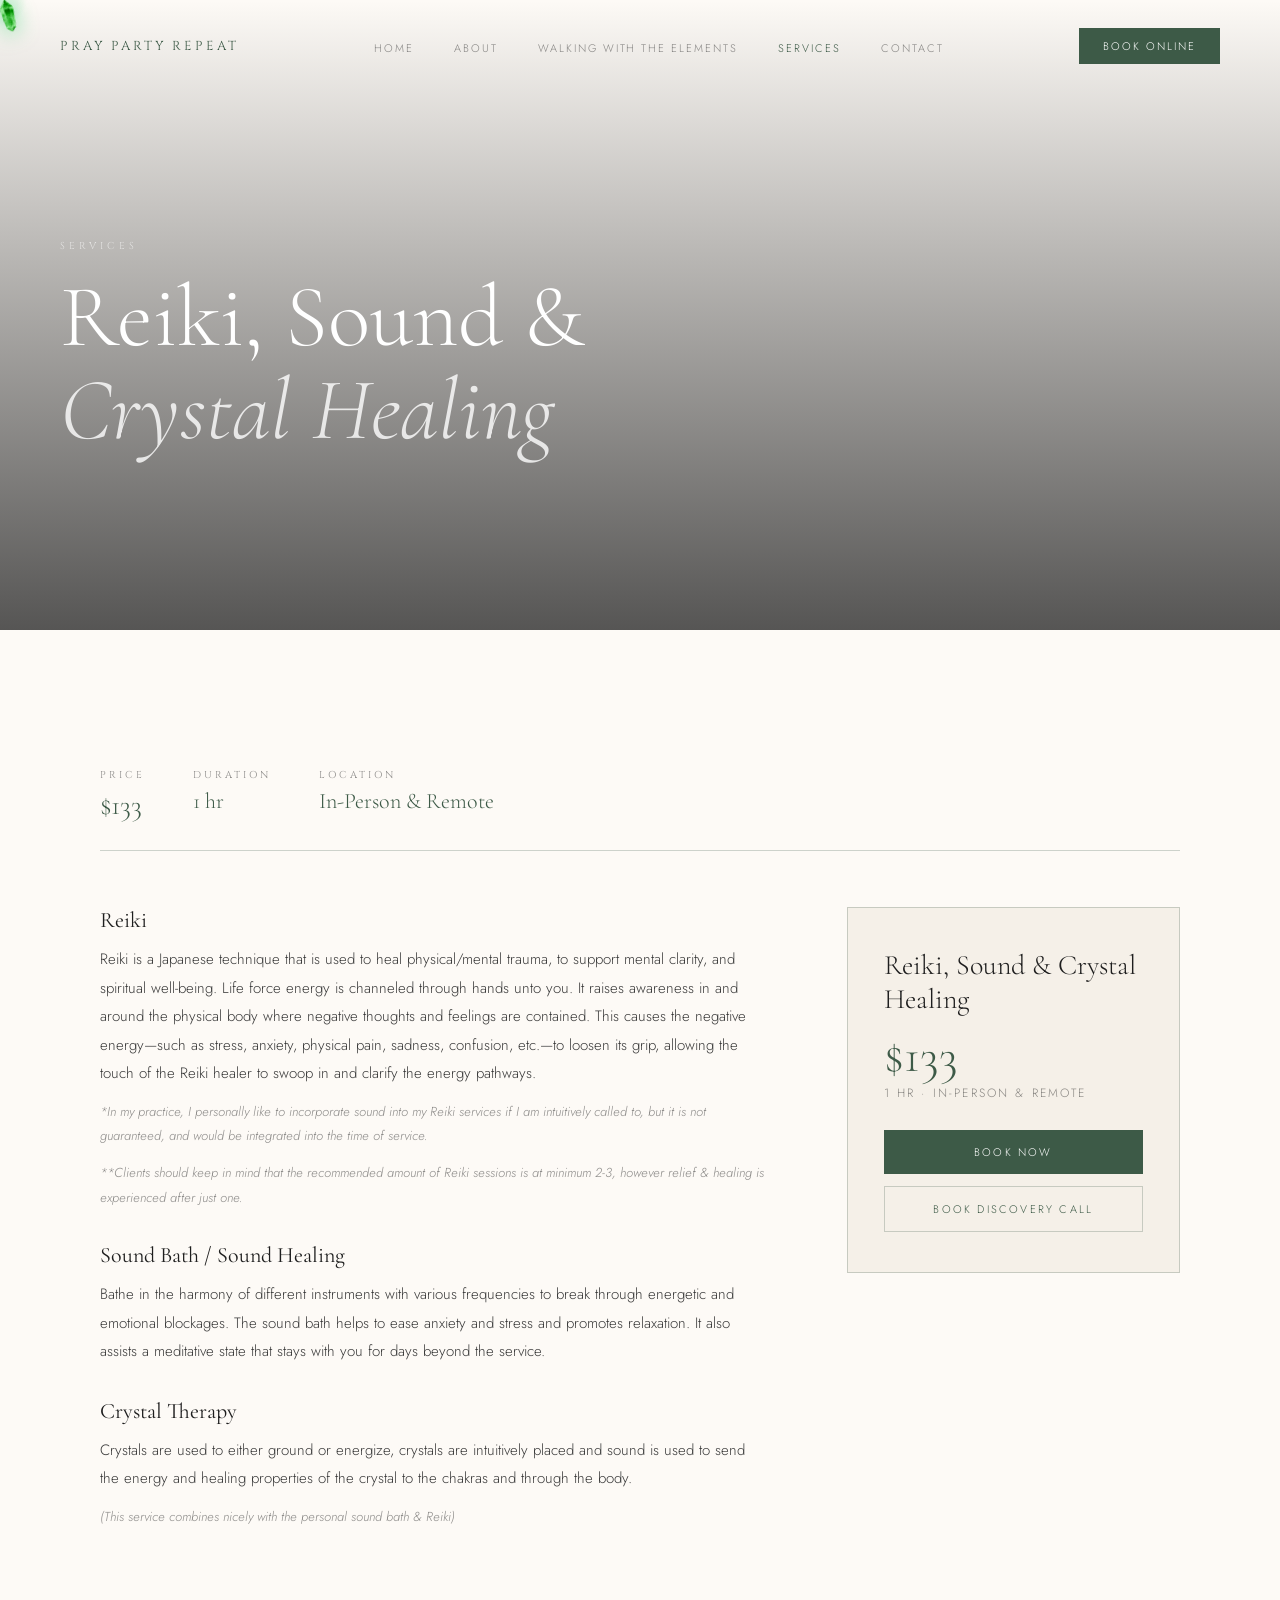
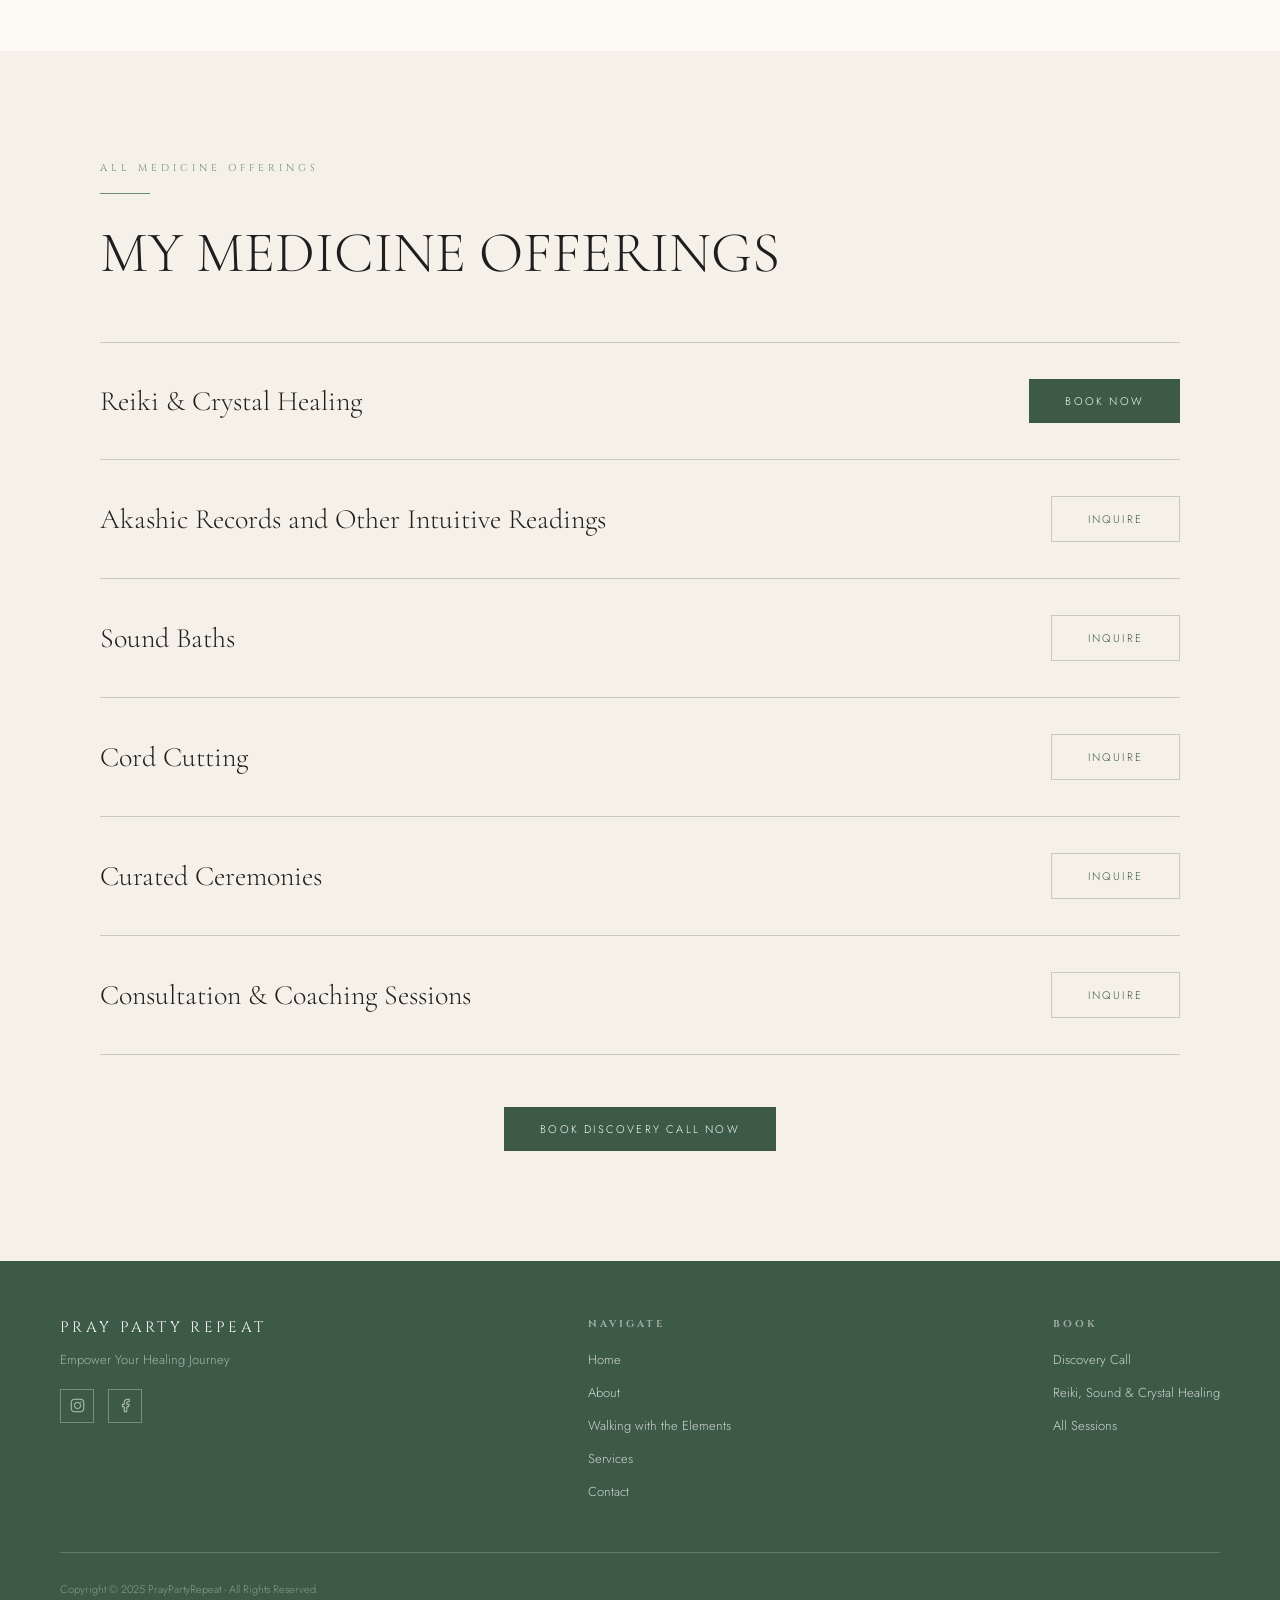
<file: services.html>
<!DOCTYPE html>
<html lang="en">
<head>
<meta charset="UTF-8">
<meta name="viewport" content="width=device-width, initial-scale=1.0">
<title>Services | Praypartyrepeat</title>
<link rel="stylesheet" href="style.css">
<style>

/* ══ SERVICE HERO ══════════════════════════════════════ */
#service-hero {
  position: relative;
  height: 70vh;
  min-height: 480px;
  display: flex; align-items: flex-end;
  overflow: hidden;
}
.service-hero-bg {
  position: absolute; inset: 0;
  background-image: url('https://static.wixstatic.com/media/aedf10ba6399447b826d02bc75d03bd6.jpg');
  background-size: cover;
  background-position: center;
  animation: kenburns2 22s ease-in-out infinite alternate;
}
@keyframes kenburns2 {
  0%   { transform: scale(1.05); }
  100% { transform: scale(1.12) translate(1%, -0.5%); }
}
.service-hero-overlay {
  position: absolute; inset: 0;
  background: linear-gradient(
    to top,
    rgba(30,30,30,0.75) 0%,
    rgba(30,30,30,0.3) 60%,
    transparent 100%
  );
}
.service-hero-content {
  position: relative; z-index: 2;
  padding: 0 60px 64px;
  opacity: 0;
  animation: fadeUp 1.2s 0.3s cubic-bezier(0.16,1,0.3,1) forwards;
}
@keyframes fadeUp {
  from { opacity:0; transform:translateY(24px); }
  to   { opacity:1; transform:translateY(0); }
}
.service-hero-content .eyebrow { color: rgba(255,255,255,0.6); }
.service-hero-title {
  font-family: 'Cormorant Garamond', serif;
  font-size: clamp(48px, 7vw, 88px);
  font-weight: 300;
  color: #fff;
  line-height: 1.05;
}
.service-hero-title em { font-style:italic; color: rgba(255,255,255,0.8); }

/* ══ SERVICE DETAIL ════════════════════════════════════ */
#service-detail {
  background: var(--bg);
}
.service-meta-bar {
  display: flex;
  gap: 48px;
  align-items: baseline;
  padding: 28px 0;
  border-bottom: 1px solid var(--hairline);
  margin-bottom: 56px;
}
.meta-item {}
.meta-label {
  font-family: 'Cinzel', serif;
  font-size: 10px; letter-spacing: 0.3em; text-transform: uppercase;
  color: var(--muted); display: block; margin-bottom: 6px;
}
.meta-value {
  font-family: 'Cormorant Garamond', serif;
  font-size: 28px; font-weight: 300; color: var(--green);
}
.service-content-grid {
  display: grid;
  grid-template-columns: 2fr 1fr;
  gap: 80px;
  align-items: start;
}
.service-desc h3 {
  font-family: 'Cormorant Garamond', serif;
  font-size: 22px; font-weight: 400;
  color: var(--charcoal);
  margin: 32px 0 12px;
}
.service-desc h3:first-child { margin-top: 0; }
.service-desc p {
  font-size: 15px; line-height: 1.9; color: var(--body);
  margin-bottom: 12px;
}
.service-desc .note {
  font-size: 13px; color: var(--muted); font-style: italic;
}
.book-panel {
  background: var(--bg2);
  border: 1px solid var(--hairline);
  padding: 40px 36px;
  position: sticky; top: 100px;
}
.book-panel-title {
  font-family: 'Cormorant Garamond', serif;
  font-size: 28px; font-weight: 300;
  color: var(--charcoal); margin-bottom: 6px;
}
.book-panel-price {
  font-family: 'Cormorant Garamond', serif;
  font-size: 48px; font-weight: 300;
  color: var(--green); line-height: 1;
  margin: 16px 0 4px;
}
.book-panel-dur {
  font-family: 'Jost', sans-serif; font-size: 12px;
  letter-spacing: 0.18em; text-transform: uppercase;
  color: var(--muted); margin-bottom: 28px;
}
.book-panel a { width: 100%; text-align: center; display: block; }
.book-panel a + a { margin-top: 12px; }

/* ══ ALL OFFERINGS ═════════════════════════════════════ */
#all-offerings {
  background: var(--bg2);
}
.all-offerings-header { margin-bottom: 56px; }
.offering-rows { display: flex; flex-direction: column; gap: 0; }
.offering-row {
  border-top: 1px solid var(--hairline);
  padding: 36px 0;
  display: flex; align-items: center; justify-content: space-between;
  gap: 32px;
  transition: background 0.3s;
  cursor: default;
}
.offering-row:last-child { border-bottom: 1px solid var(--hairline); }
.offering-row:hover { background: var(--green-dim); padding-left: 16px; }
.offering-row-name {
  font-family: 'Cormorant Garamond', serif;
  font-size: 28px; font-weight: 300; color: var(--charcoal);
}
.offering-row-cta {
  flex-shrink: 0;
}

/* ══ RESPONSIVE ════════════════════════════════════════ */
@media (max-width: 900px) {
  .service-hero-content { padding: 0 24px 48px; }
  .service-content-grid { grid-template-columns: 1fr; gap: 48px; }
  .book-panel { position: static; }
  .service-meta-bar { flex-wrap: wrap; gap: 28px; }
  .offering-row { flex-direction: column; align-items: flex-start; gap: 16px; }
}
</style>
</head>
<body>

<!-- ══ SERVICE HERO ══════════════════════════════════ -->
<section id="service-hero">
  <div class="service-hero-bg"></div>
  <div class="service-hero-overlay"></div>
  <div class="service-hero-content">
    <span class="eyebrow">Services</span>
    <h1 class="service-hero-title">Reiki, Sound &amp;<br><em>Crystal Healing</em></h1>
  </div>
</section>

<!-- ══ SERVICE DETAIL ════════════════════════════════ -->
<section id="service-detail">
  <div class="container">
    <div class="service-meta-bar reveal">
      <div class="meta-item">
        <span class="meta-label">Price</span>
        <span class="meta-value">$133</span>
      </div>
      <div class="meta-item">
        <span class="meta-label">Duration</span>
        <span class="meta-value" style="font-size:22px;">1 hr</span>
      </div>
      <div class="meta-item">
        <span class="meta-label">Location</span>
        <span class="meta-value" style="font-size:22px;">In-Person &amp; Remote</span>
      </div>
    </div>

    <div class="service-content-grid">
      <div class="service-desc reveal">
        <h3>Reiki</h3>
        <p>
          Reiki is a Japanese technique that is used to heal physical/mental trauma, to support mental clarity, and spiritual well-being. Life force energy is channeled through hands unto you. It raises awareness in and around the physical body where negative thoughts and feelings are contained. This causes the negative energy—such as stress, anxiety, physical pain, sadness, confusion, etc.—to loosen its grip, allowing the touch of the Reiki healer to swoop in and clarify the energy pathways.
        </p>
        <p class="note">*In my practice, I personally like to incorporate sound into my Reiki services if I am intuitively called to, but it is not guaranteed, and would be integrated into the time of service.</p>
        <p class="note">**Clients should keep in mind that the recommended amount of Reiki sessions is at minimum 2-3, however relief &amp; healing is experienced after just one.</p>

        <h3>Sound Bath / Sound Healing</h3>
        <p>
          Bathe in the harmony of different instruments with various frequencies to break through energetic and emotional blockages. The sound bath helps to ease anxiety and stress and promotes relaxation. It also assists a meditative state that stays with you for days beyond the service.
        </p>

        <h3>Crystal Therapy</h3>
        <p>
          Crystals are used to either ground or energize, crystals are intuitively placed and sound is used to send the energy and healing properties of the crystal to the chakras and through the body.
        </p>
        <p class="note">(This service combines nicely with the personal sound bath &amp; Reiki)</p>
      </div>

      <div class="book-panel reveal d2">
        <p class="book-panel-title">Reiki, Sound &amp; Crystal Healing</p>
        <div class="book-panel-price">$133</div>
        <div class="book-panel-dur">1 hr · In-Person &amp; Remote</div>
        <a href="https://calendly.com/praypartyrepeat/remotehealing" target="_blank" class="btn-green">Book Now</a>
        <a href="https://calendly.com/praypartyrepeat/discoverycall" target="_blank" class="btn-outline" style="margin-top:12px;">Book Discovery Call</a>
      </div>
    </div>
  </div>
</section>

<!-- ══ ALL OFFERINGS ═════════════════════════════════ -->
<section id="all-offerings">
  <div class="container">
    <div class="all-offerings-header reveal">
      <span class="eyebrow">All Medicine Offerings</span>
      <div class="hairline"></div>
      <h2 class="section-title">MY MEDICINE OFFERINGS</h2>
    </div>
    <div class="offering-rows">
      <div class="offering-row reveal">
        <span class="offering-row-name">Reiki &amp; Crystal Healing</span>
        <div class="offering-row-cta">
          <a href="https://calendly.com/praypartyrepeat/remotehealing" target="_blank" class="btn-green">Book Now</a>
        </div>
      </div>
      <div class="offering-row reveal d1">
        <span class="offering-row-name">Akashic Records and Other Intuitive Readings</span>
        <div class="offering-row-cta">
          <a href="https://calendly.com/praypartyrepeat/discoverycall" target="_blank" class="btn-outline">Inquire</a>
        </div>
      </div>
      <div class="offering-row reveal d2">
        <span class="offering-row-name">Sound Baths</span>
        <div class="offering-row-cta">
          <a href="https://calendly.com/praypartyrepeat/discoverycall" target="_blank" class="btn-outline">Inquire</a>
        </div>
      </div>
      <div class="offering-row reveal d1">
        <span class="offering-row-name">Cord Cutting</span>
        <div class="offering-row-cta">
          <a href="https://calendly.com/praypartyrepeat/discoverycall" target="_blank" class="btn-outline">Inquire</a>
        </div>
      </div>
      <div class="offering-row reveal d2">
        <span class="offering-row-name">Curated Ceremonies</span>
        <div class="offering-row-cta">
          <a href="https://calendly.com/praypartyrepeat/discoverycall" target="_blank" class="btn-outline">Inquire</a>
        </div>
      </div>
      <div class="offering-row reveal d3">
        <span class="offering-row-name">Consultation &amp; Coaching Sessions</span>
        <div class="offering-row-cta">
          <a href="https://calendly.com/praypartyrepeat/discoverycall" target="_blank" class="btn-outline">Inquire</a>
        </div>
      </div>
    </div>
    <div style="text-align:center; margin-top:52px;" class="reveal">
      <a href="https://calendly.com/praypartyrepeat/discoverycall" target="_blank" class="btn-green">Book Discovery Call Now</a>
    </div>
  </div>
</section>

<script src="nav.js"></script>
</body>
</html>
</file>
<file: style.css>
/* ═══════════════════════════════════════════════
   PRAY PARTY REPEAT — SHARED STYLES
   Palette: original site warm whites / sage greens
   Structure: inoneheart layout system
═══════════════════════════════════════════════ */

@import url('https://fonts.googleapis.com/css2?family=Cormorant+Garamond:ital,wght@0,300;0,400;0,600;1,300;1,400&family=Cinzel:wght@400;500&family=Jost:wght@300;400;500&display=swap');

*, *::before, *::after { margin: 0; padding: 0; box-sizing: border-box; }

:root {
  --bg:       #FDFAF6;
  --bg2:      #F5F0E8;
  --bg3:      #EDE6D8;
  --green:    #3D5A47;
  --green2:   #4E7060;
  --green-lt: #6B8F76;
  --green-dim: rgba(61,90,71,0.08);
  --charcoal: #1E1E1E;
  --body:     #3A3A3A;
  --muted:    rgba(30,30,30,0.5);
  --hairline:  rgba(61,90,71,0.25);
  --white:    #FFFFFF;
}

html { scroll-behavior: smooth; }

body {
  background: var(--bg);
  color: var(--charcoal);
  font-family: 'Jost', sans-serif;
  font-weight: 300;
  overflow-x: hidden;
  cursor: none;
}

/* ── CURSOR ──────────────────────────────── */
html, html *, html *::before, html *::after { cursor: none !important; }

/* Trailing glow orb */
#cursor {
  width: 54px; height: 54px;
  background: radial-gradient(circle,
    rgba(74,222,128,0.22) 0%,
    rgba(34,197,94,0.09) 45%,
    transparent 70%
  );
  border-radius: 50%;
  position: fixed; top: 0; left: 0;
  pointer-events: none; z-index: 9997;
  margin: -27px 0 0 -27px;
  transition: transform 0.22s ease, background 0.22s ease;
}
#cursor.on-link {
  transform: scale(1.9);
  background: radial-gradient(circle,
    rgba(74,222,128,0.38) 0%,
    rgba(34,197,94,0.16) 45%,
    transparent 70%
  );
}

/* Crystal image cursor */
#cursor-crystal {
  width: 28px; height: 34px;
  position: fixed; top: 0; left: 0;
  pointer-events: none; z-index: 9999;
  margin: -1px 0 0 -10px;
  transform: rotate(-15deg);
  transform-origin: 50% 3%;
  filter: drop-shadow(0 3px 10px rgba(0,200,80,0.5));
  transition: transform 0.15s ease, filter 0.15s ease;
}
#cursor-crystal.on-link {
  transform: rotate(-15deg) scale(1.35);
  filter: drop-shadow(0 4px 14px rgba(0,230,100,0.7));
}
#cursor-dot { display: none; }

/* ── NAV OVER DARK HERO ─────────────────── */
nav.over-dark:not(.scrolled) .nav-links a { color: rgba(255,255,255,0.78); }
nav.over-dark:not(.scrolled) .nav-links a:hover { color: #fff; }
nav.over-dark:not(.scrolled) .nav-brand { color: rgba(255,255,255,0.92); }

/* ── NAV ──────────────────────────────────── */
nav {
  position: fixed; top: 0; left: 0; right: 0;
  z-index: 100;
  padding: 28px 60px;
  display: flex; align-items: center; justify-content: space-between;
  transition: background 0.4s, backdrop-filter 0.4s, padding 0.4s, box-shadow 0.4s;
}
nav.scrolled {
  background: rgba(253,250,246,0.92);
  backdrop-filter: blur(16px);
  -webkit-backdrop-filter: blur(16px);
  padding: 16px 60px;
  box-shadow: 0 1px 0 var(--hairline);
}
.nav-brand {
  font-family: 'Cinzel', serif;
  font-size: 13px;
  letter-spacing: 0.22em;
  color: var(--green);
  text-decoration: none;
  text-transform: uppercase;
}
.nav-links {
  display: flex; gap: 40px; list-style: none;
}
.nav-links a {
  font-family: 'Jost', sans-serif;
  font-size: 11px;
  letter-spacing: 0.18em;
  text-transform: uppercase;
  color: var(--muted);
  text-decoration: none;
  transition: color 0.3s;
}
.nav-links a:hover,
.nav-links a.active { color: var(--green); }
.nav-cta {
  font-family: 'Jost', sans-serif;
  font-size: 11px;
  letter-spacing: 0.18em;
  text-transform: uppercase;
  color: var(--white);
  background: var(--green);
  padding: 10px 24px;
  text-decoration: none;
  transition: background 0.3s;
}
.nav-cta:hover { background: var(--green2); }

/* ── SECTION SHARED ──────────────────────── */
section { padding: 110px 0; }
.container { max-width: 1200px; margin: 0 auto; padding: 0 60px; }

.eyebrow {
  font-family: 'Cinzel', serif;
  font-size: 10px;
  letter-spacing: 0.4em;
  text-transform: uppercase;
  color: var(--green-lt);
  display: block;
  margin-bottom: 18px;
}
.hairline { width: 50px; height: 1px; background: var(--green-lt); margin-bottom: 28px; }
.section-title {
  font-family: 'Cormorant Garamond', serif;
  font-size: clamp(38px, 4.5vw, 58px);
  font-weight: 300;
  line-height: 1.1;
  margin-bottom: 26px;
  color: var(--charcoal);
}
.section-title em { font-style: italic; color: var(--green); }
.body-text {
  font-size: 16px;
  line-height: 1.9;
  color: var(--body);
  max-width: 580px;
}

/* ── BUTTONS ──────────────────────────────── */
.btn-green {
  display: inline-block;
  font-family: 'Jost', sans-serif;
  font-size: 11px;
  letter-spacing: 0.2em;
  text-transform: uppercase;
  color: var(--white);
  background: var(--green);
  padding: 14px 36px;
  text-decoration: none;
  border: none;
  transition: background 0.3s;
}
.btn-green:hover { background: var(--green2); }
.btn-outline {
  display: inline-block;
  font-family: 'Jost', sans-serif;
  font-size: 11px;
  letter-spacing: 0.2em;
  text-transform: uppercase;
  color: var(--green);
  border: 1px solid var(--hairline);
  padding: 14px 36px;
  text-decoration: none;
  transition: border-color 0.3s, background 0.3s, color 0.3s;
}
.btn-outline:hover { border-color: var(--green); background: var(--green-dim); }
.text-link {
  display: inline-block;
  font-family: 'Jost', sans-serif;
  font-size: 11px;
  letter-spacing: 0.2em;
  text-transform: uppercase;
  color: var(--green);
  text-decoration: none;
  border-bottom: 1px solid var(--hairline);
  padding-bottom: 3px;
  transition: border-color 0.3s;
}
.text-link:hover { border-color: var(--green); }

/* ── MARQUEE ──────────────────────────────── */
.marquee-strip {
  background: var(--green);
  overflow: hidden;
  padding: 13px 0;
}
.marquee-track {
  display: flex;
  white-space: nowrap;
  animation: marquee 32s linear infinite;
}
@keyframes marquee {
  from { transform: translateX(0); }
  to   { transform: translateX(-50%); }
}
.marquee-item {
  font-family: 'Cinzel', serif;
  font-size: 10px;
  letter-spacing: 0.3em;
  text-transform: uppercase;
  color: rgba(255,255,255,0.75);
  padding: 0 32px;
}
.marquee-sep { color: rgba(255,255,255,0.3); padding: 0 4px; }

/* ── SCROLL REVEAL ────────────────────────── */
.reveal {
  opacity: 0;
  transform: translateY(36px);
  transition: opacity 0.9s cubic-bezier(0.16,1,0.3,1),
              transform 0.9s cubic-bezier(0.16,1,0.3,1);
}
.reveal.visible { opacity: 1; transform: translateY(0); }
.d1 { transition-delay: 0.1s; }
.d2 { transition-delay: 0.2s; }
.d3 { transition-delay: 0.3s; }
.d4 { transition-delay: 0.4s; }
.d5 { transition-delay: 0.5s; }

/* ── PAGE HERO (inner pages) ─────────────── */
.page-hero {
  padding: 160px 0 90px;
  background: var(--bg2);
  border-bottom: 1px solid var(--hairline);
}
.page-hero .eyebrow { margin-bottom: 14px; }
.page-hero-title {
  font-family: 'Cormorant Garamond', serif;
  font-size: clamp(48px, 6vw, 80px);
  font-weight: 300;
  line-height: 1.05;
  color: var(--charcoal);
}
.page-hero-title em { font-style: italic; color: var(--green); }

/* ── FOOTER ───────────────────────────────── */
footer {
  background: var(--green);
  padding: 56px 60px 40px;
}
.footer-top {
  max-width: 1200px; margin: 0 auto;
  display: flex; justify-content: space-between; align-items: flex-start;
  padding-bottom: 40px;
  border-bottom: 1px solid rgba(255,255,255,0.2);
}
.footer-brand {
  font-family: 'Cinzel', serif;
  font-size: 15px;
  letter-spacing: 0.22em;
  color: rgba(255,255,255,0.95);
  text-transform: uppercase;
  margin-bottom: 12px;
  display: block;
}
.footer-tagline {
  font-size: 13px;
  color: rgba(255,255,255,0.55);
  font-family: 'Jost', sans-serif;
}
.footer-links-col h4 {
  font-family: 'Cinzel', serif;
  font-size: 10px;
  letter-spacing: 0.3em;
  text-transform: uppercase;
  color: rgba(255,255,255,0.5);
  margin-bottom: 16px;
}
.footer-links-col ul { list-style: none; }
.footer-links-col li { margin-bottom: 10px; }
.footer-links-col a {
  font-size: 13px;
  color: rgba(255,255,255,0.75);
  text-decoration: none;
  font-family: 'Jost', sans-serif;
  transition: color 0.3s;
}
.footer-links-col a:hover { color: #fff; }
.footer-social { display: flex; gap: 14px; margin-top: 6px; }
.footer-social a {
  width: 34px; height: 34px;
  border: 1px solid rgba(255,255,255,0.3);
  display: flex; align-items: center; justify-content: center;
  color: rgba(255,255,255,0.7);
  text-decoration: none;
  transition: border-color 0.3s, color 0.3s;
}
.footer-social a:hover { border-color: #fff; color: #fff; }
.footer-bottom {
  max-width: 1200px; margin: 28px auto 0;
  display: flex; justify-content: space-between; align-items: center;
}
.footer-copy {
  font-size: 11px;
  color: rgba(255,255,255,0.4);
  font-family: 'Jost', sans-serif;
}

/* ── FORM ─────────────────────────────────── */
.form-field { display: flex; flex-direction: column; gap: 7px; }
.form-label {
  font-family: 'Cinzel', serif;
  font-size: 10px;
  letter-spacing: 0.25em;
  text-transform: uppercase;
  color: var(--muted);
}
.form-input, .form-textarea {
  background: transparent;
  border: none;
  border-bottom: 1px solid var(--hairline);
  color: var(--charcoal);
  font-family: 'Jost', sans-serif;
  font-size: 15px;
  font-weight: 300;
  padding: 11px 0;
  outline: none;
  transition: border-color 0.3s;
  width: 100%;
}
.form-input:focus, .form-textarea:focus { border-bottom-color: var(--green); }
.form-textarea { resize: none; height: 90px; }
::placeholder { color: rgba(30,30,30,0.3); }

/* ── HAMBURGER ────────────────────────────── */
.nav-hamburger {
  display: none;
  flex-direction: column;
  gap: 5px;
  background: none;
  border: none;
  padding: 6px 4px;
  cursor: pointer;
  z-index: 102;
}
.nav-hamburger span {
  display: block;
  width: 22px; height: 1.5px;
  background: var(--green);
  transition: transform 0.32s ease, opacity 0.22s ease;
}
nav.over-dark:not(.scrolled) .nav-hamburger span { background: rgba(255,255,255,0.85); }
nav.scrolled .nav-hamburger span { background: var(--green); }
.nav-hamburger.open span:nth-child(1) { transform: translateY(6.5px) rotate(45deg); }
.nav-hamburger.open span:nth-child(2) { opacity: 0; transform: scaleX(0); }
.nav-hamburger.open span:nth-child(3) { transform: translateY(-6.5px) rotate(-45deg); }

/* ── MOBILE MENU OVERLAY ─────────────────── */
.nav-mobile-menu {
  position: fixed; inset: 0;
  background: rgba(14,20,16,0.97);
  backdrop-filter: blur(16px);
  -webkit-backdrop-filter: blur(16px);
  z-index: 101;
  display: flex; flex-direction: column;
  align-items: center; justify-content: center;
  gap: 0;
  opacity: 0; pointer-events: none;
  transition: opacity 0.36s ease;
}
.nav-mobile-menu.open { opacity: 1; pointer-events: all; }
.nav-mobile-links {
  list-style: none;
  display: flex; flex-direction: column;
  align-items: center; gap: 0;
  margin-bottom: 44px;
}
.nav-mobile-links li {
  overflow: hidden;
}
.nav-mobile-links a {
  font-family: 'Cormorant Garamond', serif;
  font-size: clamp(30px, 7vw, 52px);
  font-weight: 300; color: rgba(255,255,255,0.82);
  text-decoration: none; letter-spacing: 0.02em;
  display: block; padding: 10px 0;
  transition: color 0.25s;
}
.nav-mobile-links a:hover,
.nav-mobile-links a.active { color: #7fffd4; }
.nav-mobile-divider {
  width: 40px; height: 1px;
  background: rgba(255,255,255,0.12);
  margin: 8px auto;
}
.nav-mobile-cta {
  font-family: 'Jost', sans-serif;
  font-size: 11px; letter-spacing: 0.22em; text-transform: uppercase;
  color: #fff; background: var(--green);
  padding: 14px 44px; text-decoration: none;
  transition: background 0.3s;
}
.nav-mobile-cta:hover { background: var(--green2); }

/* ── RESPONSIVE ───────────────────────────── */
@media (max-width: 900px) {
  nav, nav.scrolled { padding: 18px 24px; }
  .nav-links { display: none; }
  .nav-cta { display: none; }
  .nav-hamburger { display: flex; }
  .container { padding: 0 24px; }
  section { padding: 72px 0; }
  .page-hero { padding: 120px 0 60px; }
  .footer-top { flex-direction: column; gap: 36px; }
  .footer-bottom { flex-direction: column; gap: 12px; text-align: center; }
}
</file>
